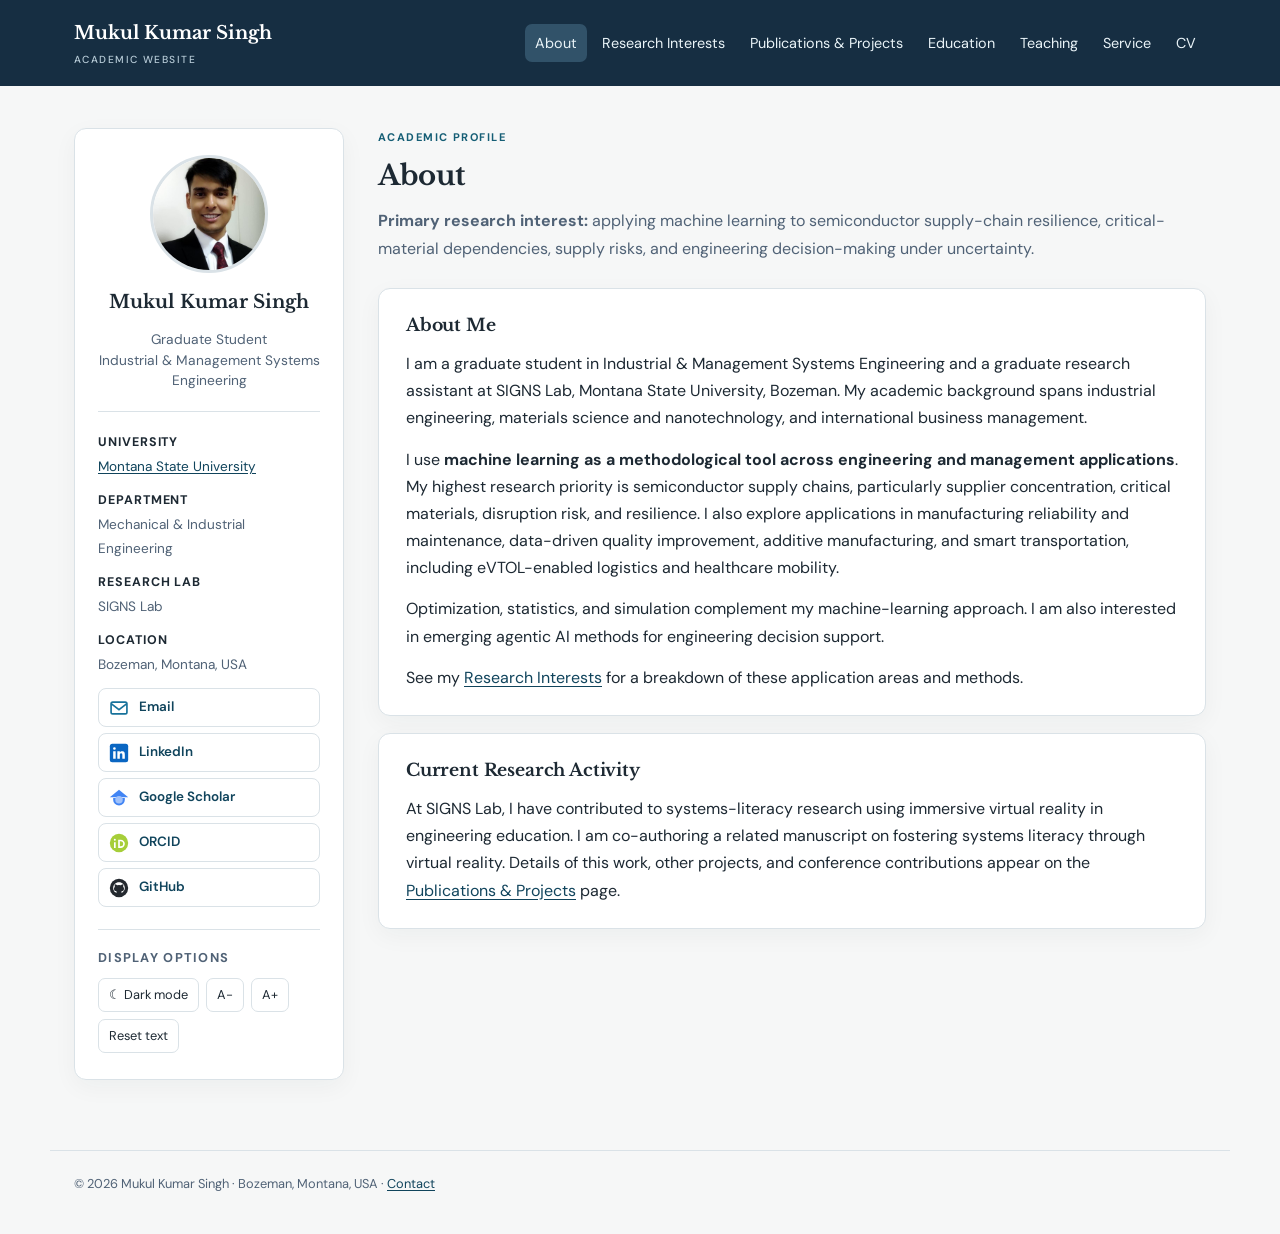
<file: index.html>
<!DOCTYPE html>
<html lang="en"><head><meta charset="utf-8"/><meta content="width=device-width, initial-scale=1" name="viewport"/><meta content="Mukul Kumar Singh: machine learning for semiconductor supply chain resilience, critical materials, and engineering decision-making." name="description"/><meta content="light dark" name="color-scheme"/><title>About | Mukul Kumar Singh</title><link href="style.css" rel="stylesheet"/><script>try{const t=localStorage.getItem('academic-theme');if(t==='dark'||t==='light')document.documentElement.dataset.theme=t}catch(e){}</script><script defer="" src="site.js"></script></head><body><a class="skip" href="#main">Skip to main content</a><header class="site-head"><div class="head-in"><a class="brand" href="index.html">Mukul Kumar Singh<small>Academic Website</small></a><nav aria-label="Main navigation" class="top-nav"><a aria-current="page" href="index.html">About</a><a href="research.html">Research Interests</a><a href="publications.html">Publications &amp; Projects</a><a href="education.html">Education</a><a href="teaching.html">Teaching</a><a href="service.html">Service</a><a href="cv.html">CV</a></nav></div></header><div class="layout"><aside aria-label="Profile and accessibility settings" class="profile"><img alt="Portrait of Mukul Kumar Singh" class="avatar" onerror="this.style.display='none';document.getElementById('avatar-fallback').style.display='grid'" src="profile.jpg"/><div aria-hidden="true" class="avatar-fallback" id="avatar-fallback">MS</div><h2>Mukul Kumar Singh</h2><p class="role">Graduate Student<br/>Industrial &amp; Management Systems Engineering</p><hr class="side-divider"/><p class="fact"><strong>University</strong><a href="https://www.montana.edu/">Montana State University</a></p><p class="fact"><strong>Department</strong>Mechanical &amp; Industrial Engineering</p><p class="fact"><strong>Research lab</strong>SIGNS Lab</p><p class="fact"><strong>Location</strong>Bozeman, Montana, USA</p><ul aria-label="Contact and research profiles" class="profile-links"><li><a href="mailto:mukulnoida@gmail.com"><img alt="" aria-hidden="true" height="20" src="icons/mail.svg" width="20"/><span>Email</span></a></li><li><a href="https://www.linkedin.com/in/mukulnoida/" rel="noopener noreferrer" target="_blank"><img alt="" aria-hidden="true" height="20" src="icons/linkedin.svg" width="20"/><span>LinkedIn</span></a></li><li><a href="https://scholar.google.com/citations?user=1E6UcasAAAAJ" rel="noopener noreferrer" target="_blank"><img alt="" aria-hidden="true" height="20" src="icons/googlescholar.svg" width="20"/><span>Google Scholar</span></a></li><li><a href="https://orcid.org/0009-0001-5948-5191" rel="noopener noreferrer" target="_blank"><img alt="" aria-hidden="true" height="20" src="icons/orcid.svg" width="20"/><span>ORCID</span></a></li><li><a href="https://github.com/mukulnoida" rel="noopener noreferrer" target="_blank"><img alt="" aria-hidden="true" height="20" src="icons/github.svg" width="20"/><span>GitHub</span></a></li></ul><div aria-label="Display preferences" class="accessibility"><h3>Display options</h3><div class="controls"><button id="theme-toggle" type="button">☾ Dark mode</button><button aria-label="Decrease text size" id="text-minus" type="button">A−</button><button aria-label="Increase text size" id="text-plus" type="button">A+</button><button id="text-reset" type="button">Reset text</button></div></div></aside><main id="main" tabindex="-1">
<p class="eyebrow">Academic profile</p><h1 class="page-title">About</h1>
<p class="lead"><strong>Primary research interest: </strong>applying machine learning to semiconductor supply-chain resilience, critical-material dependencies, supply risks, and engineering decision-making under uncertainty.</p>
<section aria-labelledby="about-title" class="panel"><h2 id="about-title">About Me</h2>
<p>I am a graduate student in Industrial &amp; Management Systems Engineering and a graduate research assistant at SIGNS Lab, Montana State University, Bozeman. My academic background spans industrial engineering, materials science and nanotechnology, and international business management.</p>
<p>I use <strong>machine learning as a methodological tool across engineering and management applications</strong>. My highest research priority is semiconductor supply chains, particularly supplier concentration, critical materials, disruption risk, and resilience. I also explore applications in manufacturing reliability and maintenance, data-driven quality improvement, additive manufacturing, and smart transportation, including eVTOL-enabled logistics and healthcare mobility.</p>
<p>Optimization, statistics, and simulation complement my machine-learning approach. I am also interested in emerging agentic AI methods for engineering decision support.</p>
<p>See my <a href="research.html">Research Interests</a> for a breakdown of these application areas and methods.</p></section>
<section aria-labelledby="current-work" class="panel"><h2 id="current-work">Current Research Activity</h2>
<p>At SIGNS Lab, I have contributed to systems-literacy research using immersive virtual reality in engineering education. I am co-authoring a related manuscript on fostering systems literacy through virtual reality. Details of this work, other projects, and conference contributions appear on the <a href="publications.html">Publications &amp; Projects</a> page.</p></section>
</main></div><footer><p>© 2026 Mukul Kumar Singh · Bozeman, Montana, USA · <a href="mailto:mukulnoida@gmail.com">Contact</a></p></footer></body></html>
</file>
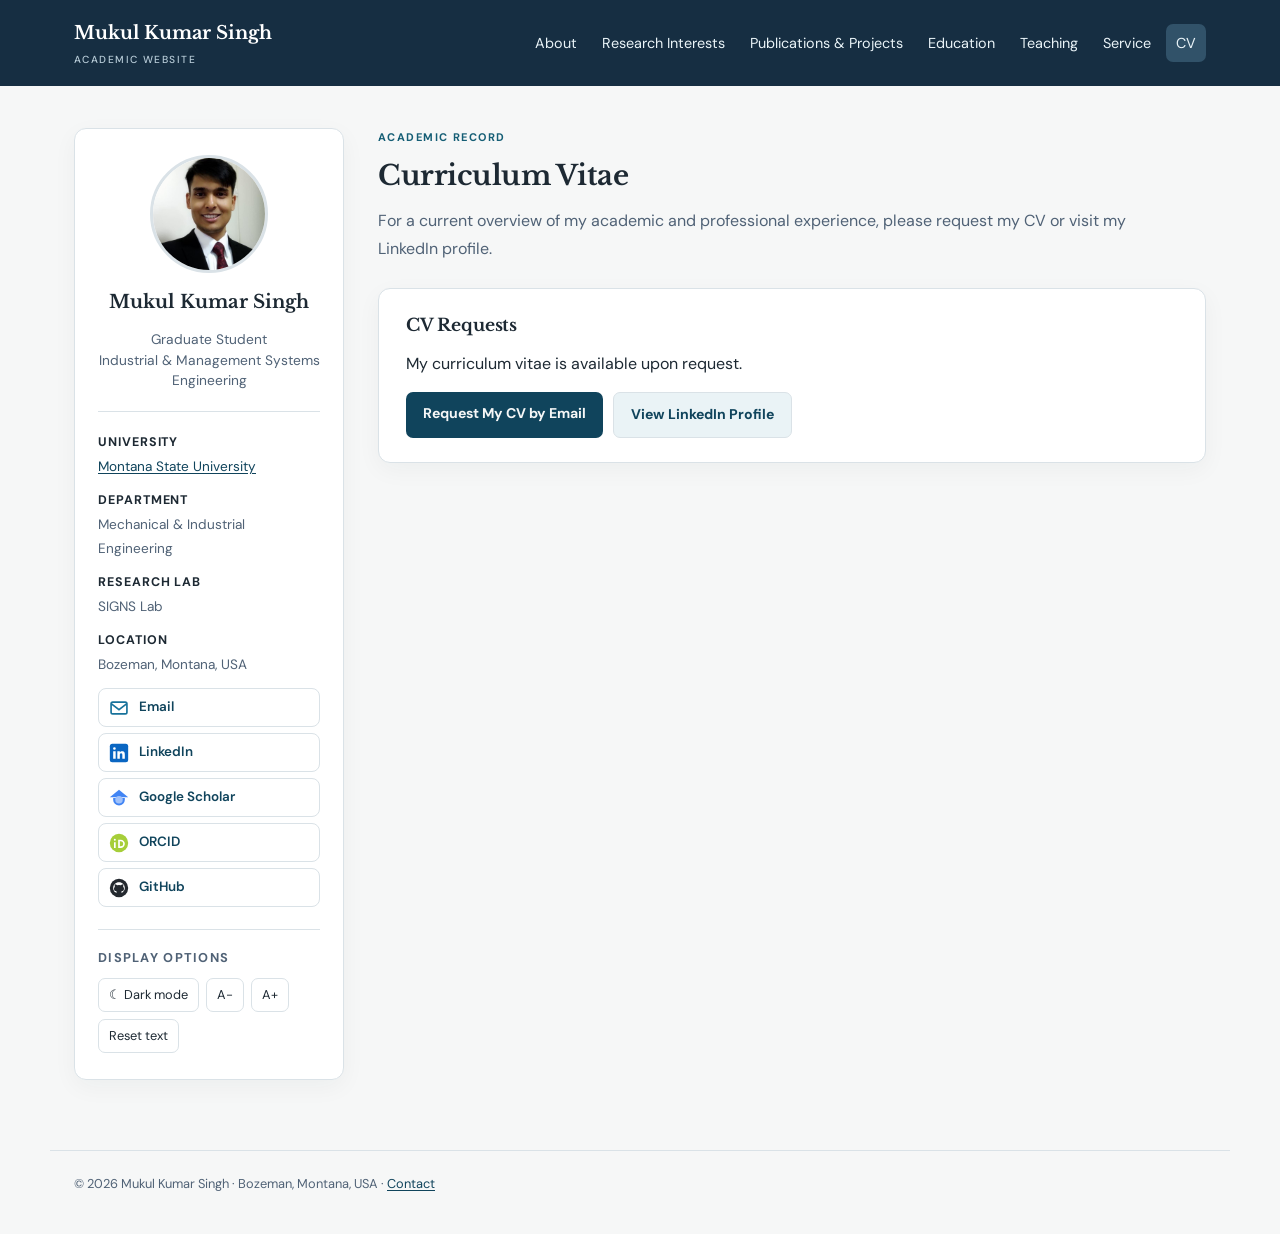
<file: cv.html>
<!DOCTYPE html>
<html lang="en"><head><meta charset="utf-8"/><meta content="width=device-width, initial-scale=1" name="viewport"/><meta content="Academic curriculum vitae and contact details" name="description"/><meta content="light dark" name="color-scheme"/><title>Curriculum Vitae | Mukul Kumar Singh</title><link href="style.css" rel="stylesheet"/><script>try{const t=localStorage.getItem('academic-theme');if(t==='dark'||t==='light')document.documentElement.dataset.theme=t}catch(e){}</script><script defer="" src="site.js"></script></head><body><a class="skip" href="#main">Skip to main content</a><header class="site-head"><div class="head-in"><a class="brand" href="index.html">Mukul Kumar Singh<small>Academic Website</small></a><nav aria-label="Main navigation" class="top-nav"><a href="index.html">About</a><a href="research.html">Research Interests</a><a href="publications.html">Publications &amp; Projects</a><a href="education.html">Education</a><a href="teaching.html">Teaching</a><a href="service.html">Service</a><a aria-current="page" href="cv.html">CV</a></nav></div></header><div class="layout"><aside aria-label="Profile and accessibility settings" class="profile"><img alt="Portrait of Mukul Kumar Singh" class="avatar" onerror="this.style.display='none';document.getElementById('avatar-fallback').style.display='grid'" src="profile.jpg"/><div aria-hidden="true" class="avatar-fallback" id="avatar-fallback">MS</div><h2>Mukul Kumar Singh</h2><p class="role">Graduate Student<br/>Industrial &amp; Management Systems Engineering</p><hr class="side-divider"/><p class="fact"><strong>University</strong><a href="https://www.montana.edu/">Montana State University</a></p><p class="fact"><strong>Department</strong>Mechanical &amp; Industrial Engineering</p><p class="fact"><strong>Research lab</strong>SIGNS Lab</p><p class="fact"><strong>Location</strong>Bozeman, Montana, USA</p><ul aria-label="Contact and research profiles" class="profile-links"><li><a href="mailto:mukulnoida@gmail.com"><img alt="" aria-hidden="true" height="20" src="icons/mail.svg" width="20"/><span>Email</span></a></li><li><a href="https://www.linkedin.com/in/mukulnoida/" rel="noopener noreferrer" target="_blank"><img alt="" aria-hidden="true" height="20" src="icons/linkedin.svg" width="20"/><span>LinkedIn</span></a></li><li><a href="https://scholar.google.com/citations?user=1E6UcasAAAAJ" rel="noopener noreferrer" target="_blank"><img alt="" aria-hidden="true" height="20" src="icons/googlescholar.svg" width="20"/><span>Google Scholar</span></a></li><li><a href="https://orcid.org/0009-0001-5948-5191" rel="noopener noreferrer" target="_blank"><img alt="" aria-hidden="true" height="20" src="icons/orcid.svg" width="20"/><span>ORCID</span></a></li><li><a href="https://github.com/mukulnoida" rel="noopener noreferrer" target="_blank"><img alt="" aria-hidden="true" height="20" src="icons/github.svg" width="20"/><span>GitHub</span></a></li></ul><div aria-label="Display preferences" class="accessibility"><h3>Display options</h3><div class="controls"><button id="theme-toggle" type="button">☾ Dark mode</button><button aria-label="Decrease text size" id="text-minus" type="button">A−</button><button aria-label="Increase text size" id="text-plus" type="button">A+</button><button id="text-reset" type="button">Reset text</button></div></div></aside><main id="main" tabindex="-1"><p class="eyebrow">Academic record</p><h1 class="page-title">Curriculum Vitae</h1><p class="lead">For a current overview of my academic and professional experience, please request my CV or visit my LinkedIn profile.</p><section class="panel"><h2>CV Requests</h2><p>My curriculum vitae is available upon request.</p><div class="cv-actions"><a class="action" href="mailto:mukulnoida@gmail.com?subject=Request%20for%20Curriculum%20Vitae">Request My CV by Email</a><a class="action secondary" href="https://www.linkedin.com/in/mukulnoida/" rel="noopener noreferrer" target="_blank">View LinkedIn Profile</a></div></section></main></div><footer><p>© 2026 Mukul Kumar Singh · Bozeman, Montana, USA · <a href="mailto:mukulnoida@gmail.com">Contact</a></p></footer></body></html>
</file>
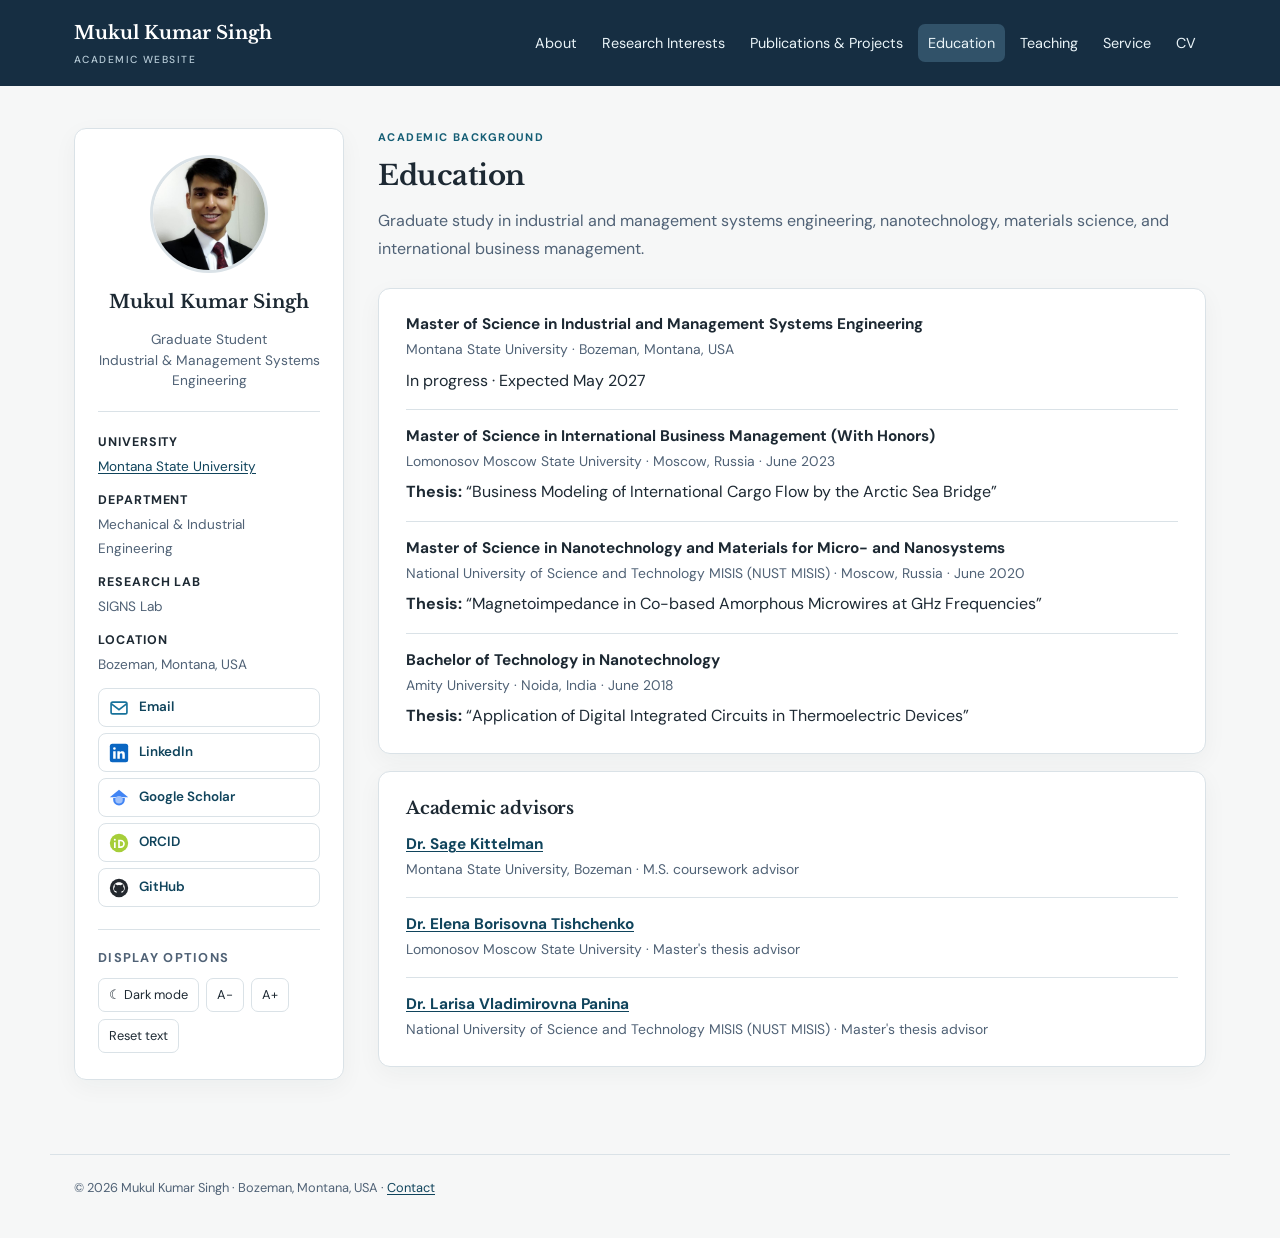
<file: education.html>
<!DOCTYPE html>
<html lang="en"><head><meta charset="utf-8"/><meta content="width=device-width, initial-scale=1" name="viewport"/><meta content="Education and academic qualifications of Mukul Kumar Singh" name="description"/><meta content="light dark" name="color-scheme"/><title>Education | Mukul Kumar Singh</title><link href="style.css" rel="stylesheet"/><script>try{const t=localStorage.getItem('academic-theme');if(t==='dark'||t==='light')document.documentElement.dataset.theme=t}catch(e){}</script><script defer="" src="site.js"></script></head><body><a class="skip" href="#main">Skip to main content</a><header class="site-head"><div class="head-in"><a class="brand" href="index.html">Mukul Kumar Singh<small>Academic Website</small></a><nav aria-label="Main navigation" class="top-nav"><a href="index.html">About</a><a href="research.html">Research Interests</a><a href="publications.html">Publications &amp; Projects</a><a aria-current="page" href="education.html">Education</a><a href="teaching.html">Teaching</a><a href="service.html">Service</a><a href="cv.html">CV</a></nav></div></header><div class="layout"><aside aria-label="Profile and accessibility settings" class="profile"><img alt="Portrait of Mukul Kumar Singh" class="avatar" onerror="this.style.display='none';document.getElementById('avatar-fallback').style.display='grid'" src="profile.jpg"/><div aria-hidden="true" class="avatar-fallback" id="avatar-fallback">MS</div><h2>Mukul Kumar Singh</h2><p class="role">Graduate Student<br/>Industrial &amp; Management Systems Engineering</p><hr class="side-divider"/><p class="fact"><strong>University</strong><a href="https://www.montana.edu/">Montana State University</a></p><p class="fact"><strong>Department</strong>Mechanical &amp; Industrial Engineering</p><p class="fact"><strong>Research lab</strong>SIGNS Lab</p><p class="fact"><strong>Location</strong>Bozeman, Montana, USA</p><ul aria-label="Contact and research profiles" class="profile-links"><li><a href="mailto:mukulnoida@gmail.com"><img alt="" aria-hidden="true" height="20" src="icons/mail.svg" width="20"/><span>Email</span></a></li><li><a href="https://www.linkedin.com/in/mukulnoida/" rel="noopener noreferrer" target="_blank"><img alt="" aria-hidden="true" height="20" src="icons/linkedin.svg" width="20"/><span>LinkedIn</span></a></li><li><a href="https://scholar.google.com/citations?user=1E6UcasAAAAJ" rel="noopener noreferrer" target="_blank"><img alt="" aria-hidden="true" height="20" src="icons/googlescholar.svg" width="20"/><span>Google Scholar</span></a></li><li><a href="https://orcid.org/0009-0001-5948-5191" rel="noopener noreferrer" target="_blank"><img alt="" aria-hidden="true" height="20" src="icons/orcid.svg" width="20"/><span>ORCID</span></a></li><li><a href="https://github.com/mukulnoida" rel="noopener noreferrer" target="_blank"><img alt="" aria-hidden="true" height="20" src="icons/github.svg" width="20"/><span>GitHub</span></a></li></ul><div aria-label="Display preferences" class="accessibility"><h3>Display options</h3><div class="controls"><button id="theme-toggle" type="button">☾ Dark mode</button><button aria-label="Decrease text size" id="text-minus" type="button">A−</button><button aria-label="Increase text size" id="text-plus" type="button">A+</button><button id="text-reset" type="button">Reset text</button></div></div></aside><main id="main" tabindex="-1"><p class="eyebrow">Academic background</p><h1 class="page-title">Education</h1><p class="lead">Graduate study in industrial and management systems engineering, nanotechnology, materials science, and international business management.</p>
<section aria-label="Degrees and theses" class="panel">
<div class="item"><h3>Master of Science in Industrial and Management Systems Engineering</h3><p class="meta">Montana State University · Bozeman, Montana, USA</p><p>In progress · Expected May 2027</p></div>
<div class="item"><h3>Master of Science in International Business Management (With Honors)</h3><p class="meta">Lomonosov Moscow State University · Moscow, Russia · June 2023</p><p><strong>Thesis:</strong> “Business Modeling of International Cargo Flow by the Arctic Sea Bridge”</p></div>
<div class="item"><h3>Master of Science in Nanotechnology and Materials for Micro- and Nanosystems</h3><p class="meta">National University of Science and Technology MISIS (NUST MISIS) · Moscow, Russia · June 2020</p><p><strong>Thesis:</strong> “Magnetoimpedance in Co-based Amorphous Microwires at GHz Frequencies”</p></div>
<div class="item"><h3>Bachelor of Technology in Nanotechnology</h3><p class="meta">Amity University · Noida, India · June 2018</p><p><strong>Thesis:</strong> “Application of Digital Integrated Circuits in Thermoelectric Devices”</p></div></section>
<section aria-labelledby="advisors-heading" class="panel"><h2 id="advisors-heading">Academic advisors</h2>
<div class="item"><h3><a href="https://www.montana.edu/mie/directory/2287995/sage-kittelman" rel="noopener noreferrer" target="_blank">Dr. Sage Kittelman</a></h3><p class="meta">Montana State University, Bozeman · M.S. coursework advisor</p></div>
<div class="item"><h3><a href="https://www.econ.msu.ru/departments/BRICS-center/Staff/E.B.Tishchenko/" rel="noopener noreferrer" target="_blank">Dr. Elena Borisovna Tishchenko</a></h3><p class="meta">Lomonosov Moscow State University · Master's thesis advisor</p></div>
<div class="item"><h3><a href="https://en.misis.ru/science/community/scientists/4595/" rel="noopener noreferrer" target="_blank">Dr. Larisa Vladimirovna Panina</a></h3><p class="meta">National University of Science and Technology MISIS (NUST MISIS) · Master's thesis advisor</p></div></section></main></div><footer><p>© 2026 Mukul Kumar Singh · Bozeman, Montana, USA · <a href="mailto:mukulnoida@gmail.com">Contact</a></p></footer></body></html>
</file>
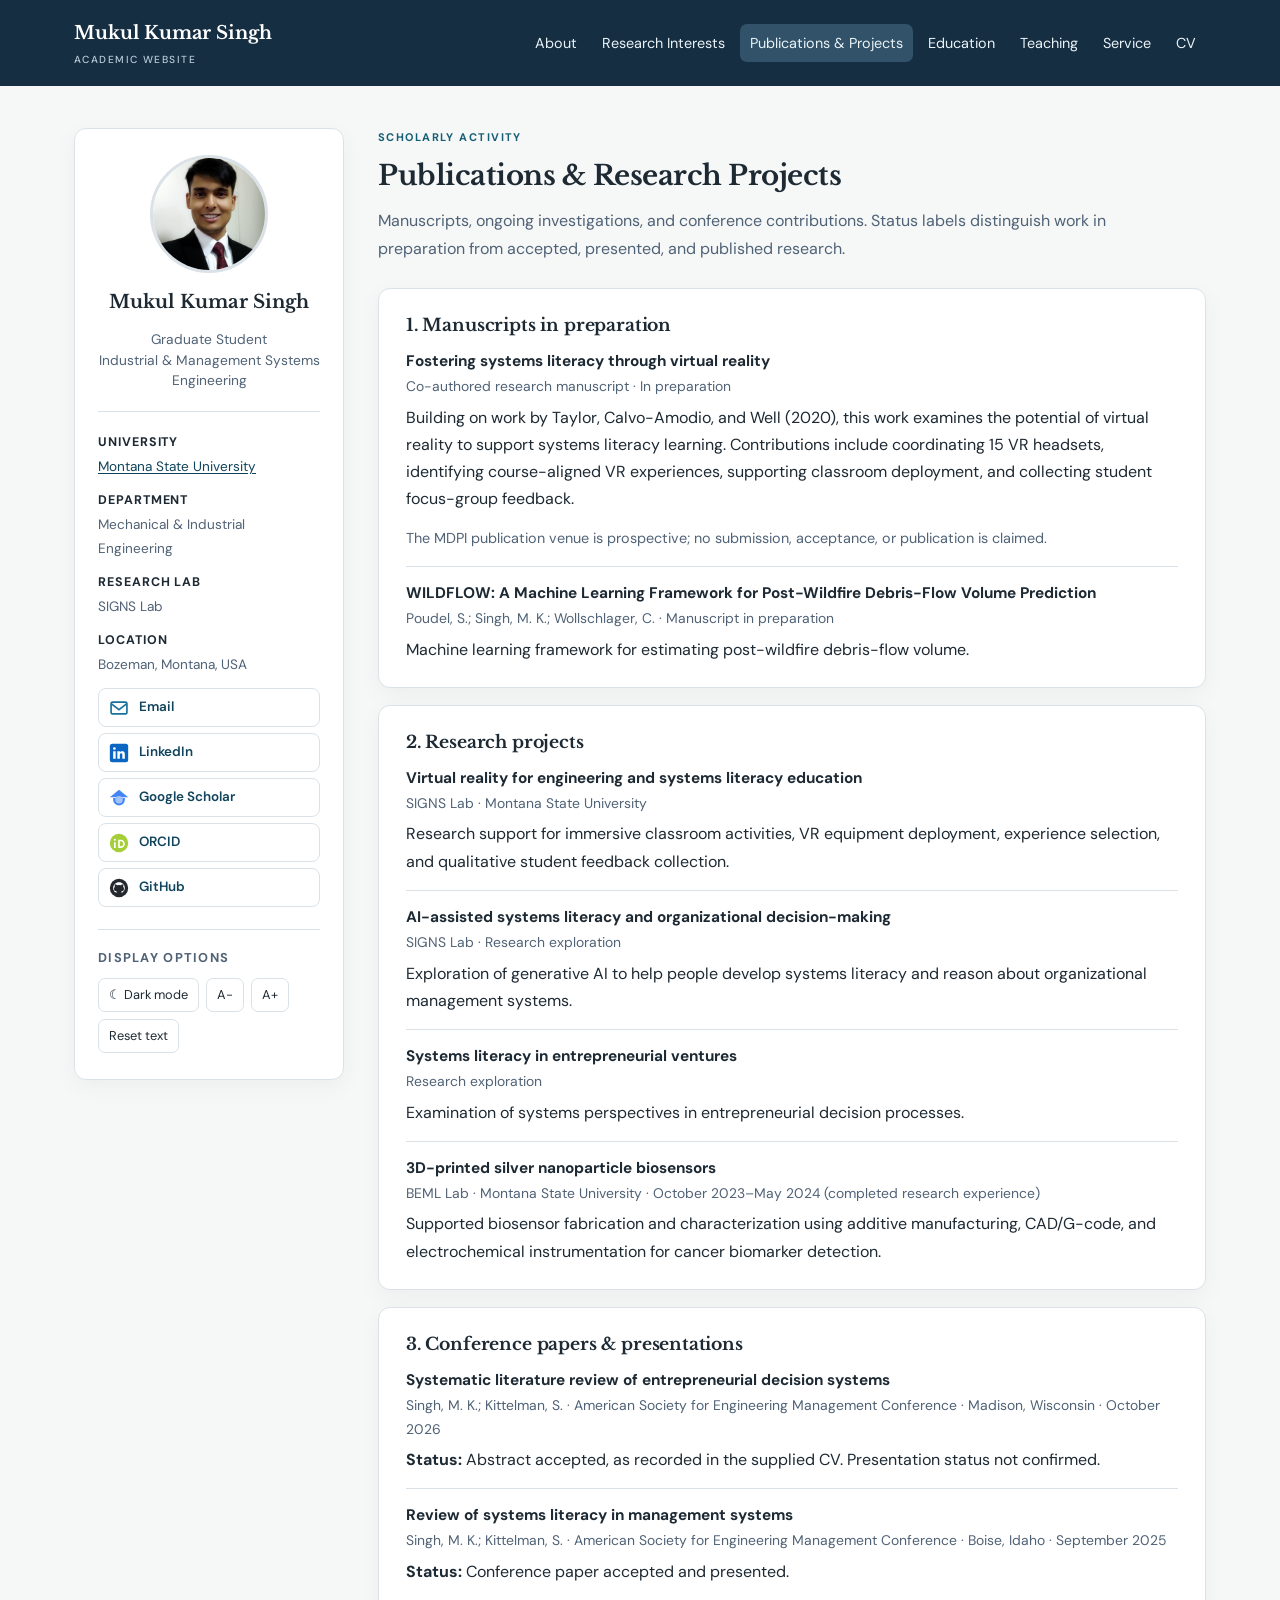
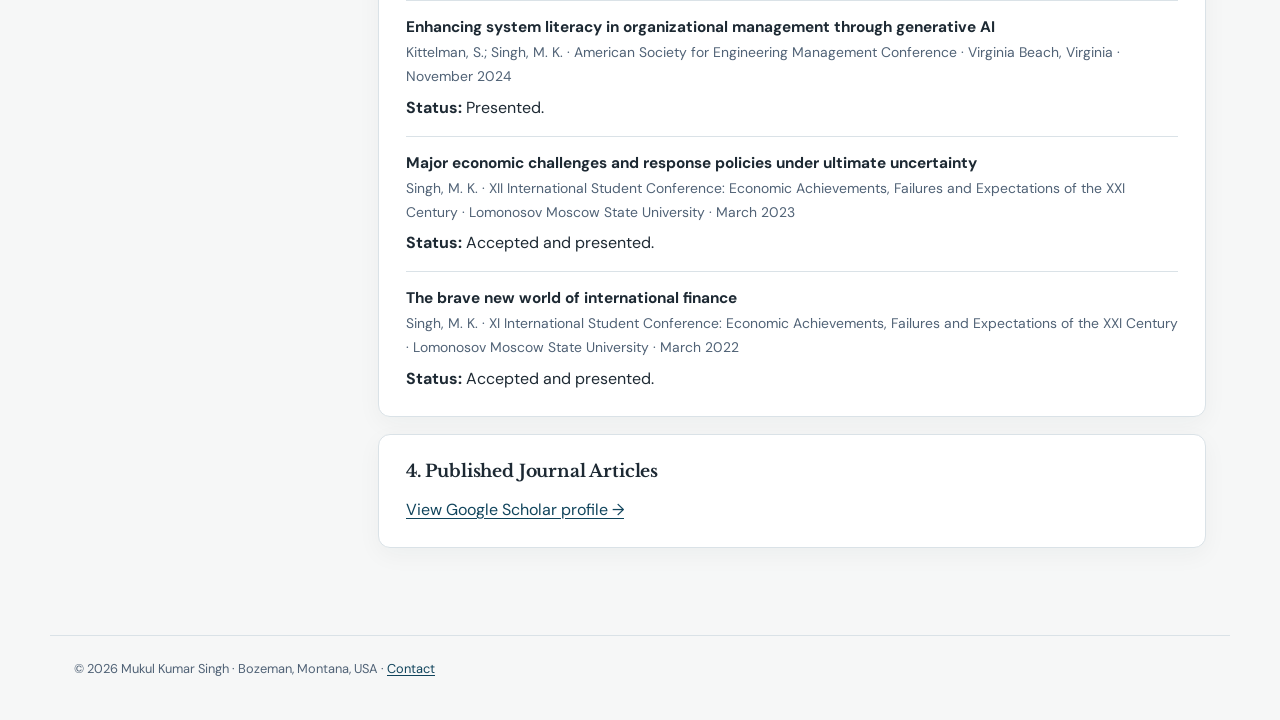
<file: publications.html>
<!DOCTYPE html>
<html lang="en"><head><meta charset="utf-8"/><meta content="width=device-width, initial-scale=1" name="viewport"/><meta content="Research manuscripts, ongoing projects, conference contributions and published journal articles by Mukul Kumar Singh." name="description"/><meta content="light dark" name="color-scheme"/><title>Publications &amp; Projects | Mukul Kumar Singh</title><link href="style.css" rel="stylesheet"/><script>try{const t=localStorage.getItem('academic-theme');if(t==='dark'||t==='light')document.documentElement.dataset.theme=t}catch(e){}</script><script defer="" src="site.js"></script></head><body><a class="skip" href="#main">Skip to main content</a><header class="site-head"><div class="head-in"><a class="brand" href="index.html">Mukul Kumar Singh<small>Academic Website</small></a><nav aria-label="Main navigation" class="top-nav"><a href="index.html">About</a><a href="research.html">Research Interests</a><a aria-current="page" href="publications.html">Publications &amp; Projects</a><a href="education.html">Education</a><a href="teaching.html">Teaching</a><a href="service.html">Service</a><a href="cv.html">CV</a></nav></div></header><div class="layout"><aside aria-label="Profile and accessibility settings" class="profile"><img alt="Portrait of Mukul Kumar Singh" class="avatar" onerror="this.style.display='none';document.getElementById('avatar-fallback').style.display='grid'" src="profile.jpg"/><div aria-hidden="true" class="avatar-fallback" id="avatar-fallback">MS</div><h2>Mukul Kumar Singh</h2><p class="role">Graduate Student<br/>Industrial &amp; Management Systems Engineering</p><hr class="side-divider"/><p class="fact"><strong>University</strong><a href="https://www.montana.edu/">Montana State University</a></p><p class="fact"><strong>Department</strong>Mechanical &amp; Industrial Engineering</p><p class="fact"><strong>Research lab</strong>SIGNS Lab</p><p class="fact"><strong>Location</strong>Bozeman, Montana, USA</p><ul aria-label="Contact and research profiles" class="profile-links"><li><a href="mailto:mukulnoida@gmail.com"><img alt="" aria-hidden="true" height="20" src="icons/mail.svg" width="20"/><span>Email</span></a></li><li><a href="https://www.linkedin.com/in/mukulnoida/" rel="noopener noreferrer" target="_blank"><img alt="" aria-hidden="true" height="20" src="icons/linkedin.svg" width="20"/><span>LinkedIn</span></a></li><li><a href="https://scholar.google.com/citations?user=1E6UcasAAAAJ" rel="noopener noreferrer" target="_blank"><img alt="" aria-hidden="true" height="20" src="icons/googlescholar.svg" width="20"/><span>Google Scholar</span></a></li><li><a href="https://orcid.org/0009-0001-5948-5191" rel="noopener noreferrer" target="_blank"><img alt="" aria-hidden="true" height="20" src="icons/orcid.svg" width="20"/><span>ORCID</span></a></li><li><a href="https://github.com/mukulnoida" rel="noopener noreferrer" target="_blank"><img alt="" aria-hidden="true" height="20" src="icons/github.svg" width="20"/><span>GitHub</span></a></li></ul><div aria-label="Display preferences" class="accessibility"><h3>Display options</h3><div class="controls"><button id="theme-toggle" type="button">☾ Dark mode</button><button aria-label="Decrease text size" id="text-minus" type="button">A−</button><button aria-label="Increase text size" id="text-plus" type="button">A+</button><button id="text-reset" type="button">Reset text</button></div></div></aside><main id="main" tabindex="-1"><p class="eyebrow">Scholarly activity</p>
<h1 class="page-title">Publications &amp; Research Projects</h1>
<p class="lead">Manuscripts, ongoing investigations, and conference contributions. Status labels distinguish work in preparation from accepted, presented, and published research.</p>
<section aria-labelledby="manuscripts" class="panel"><h2 id="manuscripts">1. Manuscripts in preparation</h2>
<div class="item"><h3>Fostering systems literacy through virtual reality</h3><p class="meta">Co-authored research manuscript · In preparation</p><p>Building on work by Taylor, Calvo-Amodio, and Well (2020), this work examines the potential of virtual reality to support systems literacy learning. Contributions include coordinating 15 VR headsets, identifying course-aligned VR experiences, supporting classroom deployment, and collecting student focus-group feedback.</p><p class="note">The MDPI publication venue is prospective; no submission, acceptance, or publication is claimed.</p></div>
<div class="item"><h3>WILDFLOW: A Machine Learning Framework for Post-Wildfire Debris-Flow Volume Prediction</h3><p class="meta">Poudel, S.; Singh, M. K.; Wollschlager, C. · Manuscript in preparation</p><p>Machine learning framework for estimating post-wildfire debris-flow volume.</p></div></section>
<section aria-labelledby="projects" class="panel"><h2 id="projects">2. Research projects</h2>
<div class="item"><h3>Virtual reality for engineering and systems literacy education</h3><p class="meta">SIGNS Lab · Montana State University</p><p>Research support for immersive classroom activities, VR equipment deployment, experience selection, and qualitative student feedback collection.</p></div>
<div class="item"><h3>AI-assisted systems literacy and organizational decision-making</h3><p class="meta">SIGNS Lab · Research exploration</p><p>Exploration of generative AI to help people develop systems literacy and reason about organizational management systems.</p></div>
<div class="item"><h3>Systems literacy in entrepreneurial ventures</h3><p class="meta">Research exploration</p><p>Examination of systems perspectives in entrepreneurial decision processes.</p></div>
<div class="item"><h3>3D-printed silver nanoparticle biosensors</h3><p class="meta">BEML Lab · Montana State University · October 2023–May 2024 (completed research experience)</p><p>Supported biosensor fabrication and characterization using additive manufacturing, CAD/G-code, and electrochemical instrumentation for cancer biomarker detection.</p></div></section>
<section aria-labelledby="conferences" class="panel"><h2 id="conferences">3. Conference papers &amp; presentations</h2>
<div class="item"><h3>Systematic literature review of entrepreneurial decision systems</h3><p class="meta">Singh, M. K.; Kittelman, S. · American Society for Engineering Management Conference · Madison, Wisconsin · October 2026</p><p><strong>Status:</strong> Abstract accepted, as recorded in the supplied CV. Presentation status not confirmed.</p></div>
<div class="item"><h3>Review of systems literacy in management systems</h3><p class="meta">Singh, M. K.; Kittelman, S. · American Society for Engineering Management Conference · Boise, Idaho · September 2025</p><p><strong>Status:</strong> Conference paper accepted and presented.</p></div>
<div class="item"><h3>Enhancing system literacy in organizational management through generative AI</h3><p class="meta">Kittelman, S.; Singh, M. K. · American Society for Engineering Management Conference · Virginia Beach, Virginia · November 2024</p><p><strong>Status:</strong> Presented.</p></div>
<div class="item"><h3>Major economic challenges and response policies under ultimate uncertainty</h3><p class="meta">Singh, M. K. · XII International Student Conference: Economic Achievements, Failures and Expectations of the XXI Century · Lomonosov Moscow State University · March 2023</p><p><strong>Status:</strong> Accepted and presented.</p></div>
<div class="item"><h3>The brave new world of international finance</h3><p class="meta">Singh, M. K. · XI International Student Conference: Economic Achievements, Failures and Expectations of the XXI Century · Lomonosov Moscow State University · March 2022</p><p><strong>Status:</strong> Accepted and presented.</p></div></section>
<section aria-labelledby="journals" class="panel"><h2 id="journals">4. Published Journal Articles</h2><p><a href="https://scholar.google.com/citations?user=1E6UcasAAAAJ" rel="noopener noreferrer" target="_blank">View Google Scholar profile →</a></p></section>
</main></div><footer><p>© 2026 Mukul Kumar Singh · Bozeman, Montana, USA · <a href="mailto:mukulnoida@gmail.com">Contact</a></p></footer></body></html>
</file>
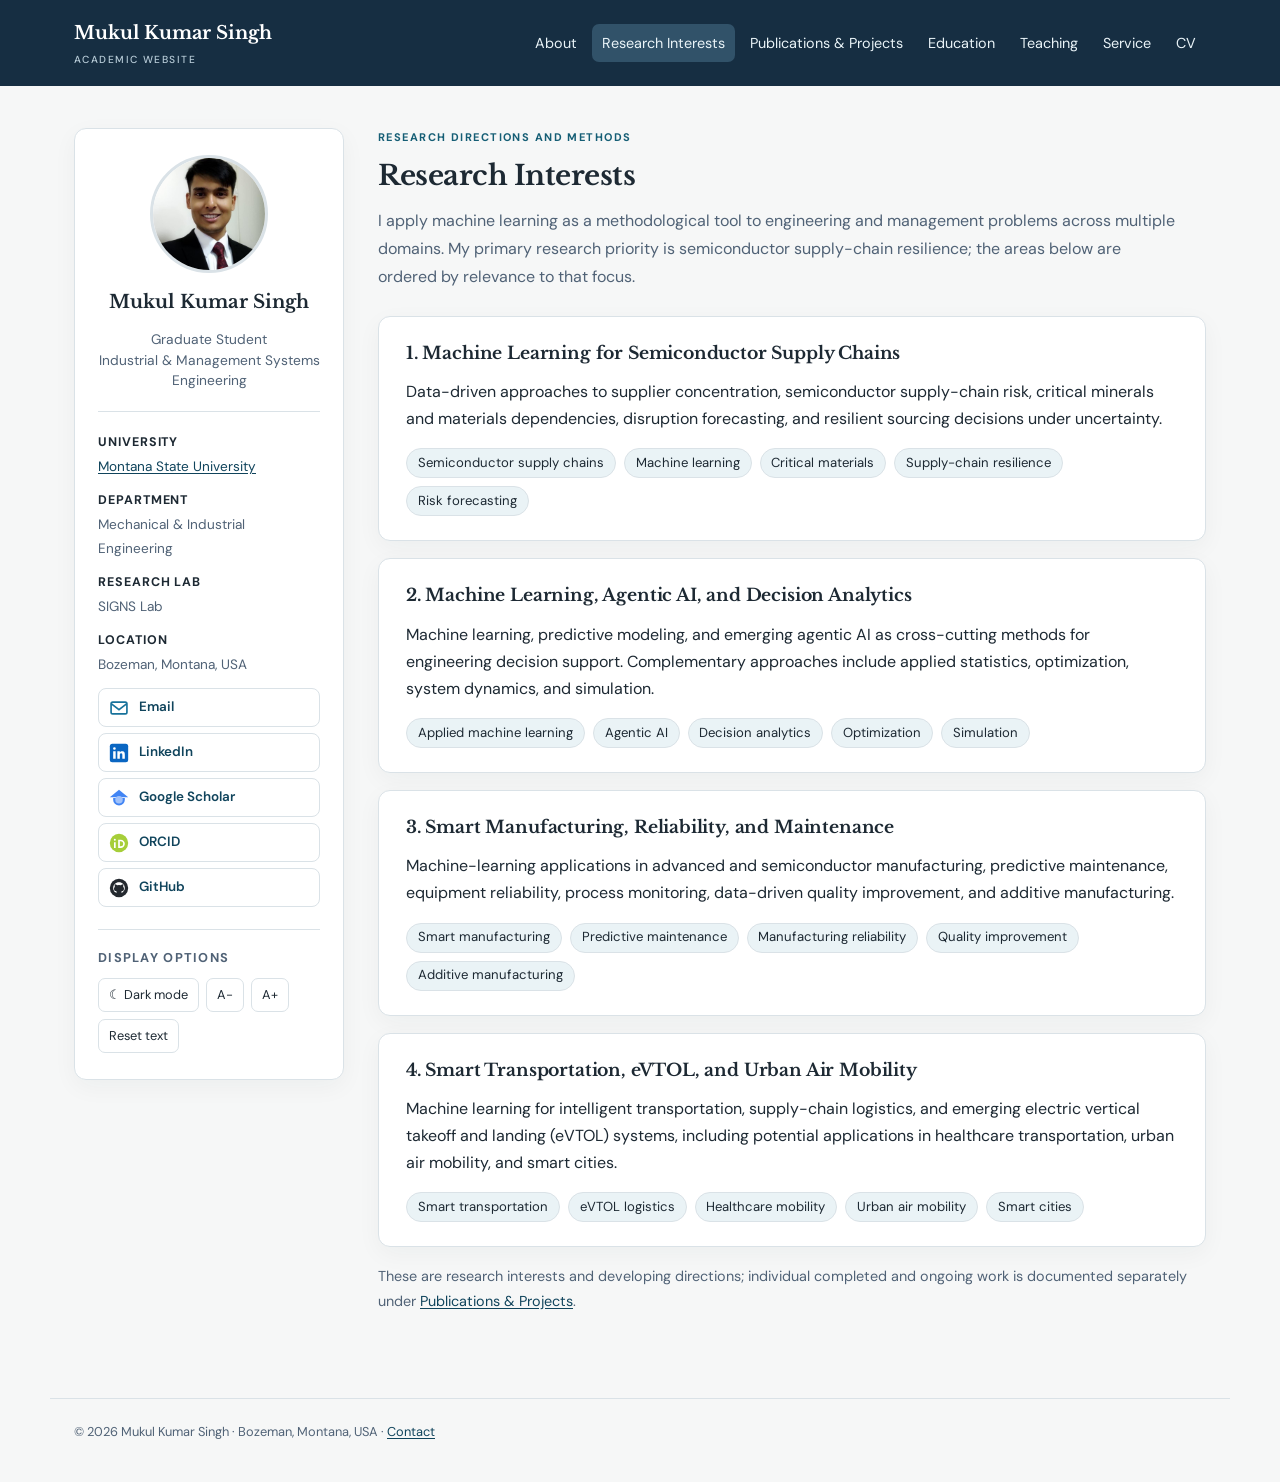
<file: research.html>
<!DOCTYPE html>
<html lang="en"><head><meta charset="utf-8"/><meta content="width=device-width, initial-scale=1" name="viewport"/><meta content="Research interests prioritized around machine learning for semiconductor supply chain resilience, followed by AI analytics, manufacturing, and intelligent transportation." name="description"/><meta content="light dark" name="color-scheme"/><title>Research Interests | Mukul Kumar Singh</title><link href="style.css" rel="stylesheet"/><script>try{const t=localStorage.getItem('academic-theme');if(t==='dark'||t==='light')document.documentElement.dataset.theme=t}catch(e){}</script><script defer="" src="site.js"></script></head><body><a class="skip" href="#main">Skip to main content</a><header class="site-head"><div class="head-in"><a class="brand" href="index.html">Mukul Kumar Singh<small>Academic Website</small></a><nav aria-label="Main navigation" class="top-nav"><a href="index.html">About</a><a aria-current="page" href="research.html">Research Interests</a><a aria-current="false" href="publications.html">Publications &amp; Projects</a><a href="education.html">Education</a><a href="teaching.html">Teaching</a><a href="service.html">Service</a><a href="cv.html">CV</a></nav></div></header><div class="layout"><aside aria-label="Profile and accessibility settings" class="profile"><img alt="Portrait of Mukul Kumar Singh" class="avatar" onerror="this.style.display='none';document.getElementById('avatar-fallback').style.display='grid'" src="profile.jpg"/><div aria-hidden="true" class="avatar-fallback" id="avatar-fallback">MS</div><h2>Mukul Kumar Singh</h2><p class="role">Graduate Student<br/>Industrial &amp; Management Systems Engineering</p><hr class="side-divider"/><p class="fact"><strong>University</strong><a href="https://www.montana.edu/">Montana State University</a></p><p class="fact"><strong>Department</strong>Mechanical &amp; Industrial Engineering</p><p class="fact"><strong>Research lab</strong>SIGNS Lab</p><p class="fact"><strong>Location</strong>Bozeman, Montana, USA</p><ul aria-label="Contact and research profiles" class="profile-links"><li><a href="mailto:mukulnoida@gmail.com"><img alt="" aria-hidden="true" height="20" src="icons/mail.svg" width="20"/><span>Email</span></a></li><li><a href="https://www.linkedin.com/in/mukulnoida/" rel="noopener noreferrer" target="_blank"><img alt="" aria-hidden="true" height="20" src="icons/linkedin.svg" width="20"/><span>LinkedIn</span></a></li><li><a href="https://scholar.google.com/citations?user=1E6UcasAAAAJ" rel="noopener noreferrer" target="_blank"><img alt="" aria-hidden="true" height="20" src="icons/googlescholar.svg" width="20"/><span>Google Scholar</span></a></li><li><a href="https://orcid.org/0009-0001-5948-5191" rel="noopener noreferrer" target="_blank"><img alt="" aria-hidden="true" height="20" src="icons/orcid.svg" width="20"/><span>ORCID</span></a></li><li><a href="https://github.com/mukulnoida" rel="noopener noreferrer" target="_blank"><img alt="" aria-hidden="true" height="20" src="icons/github.svg" width="20"/><span>GitHub</span></a></li></ul><div aria-label="Display preferences" class="accessibility"><h3>Display options</h3><div class="controls"><button id="theme-toggle" type="button">☾ Dark mode</button><button aria-label="Decrease text size" id="text-minus" type="button">A−</button><button aria-label="Increase text size" id="text-plus" type="button">A+</button><button id="text-reset" type="button">Reset text</button></div></div></aside><main id="main" tabindex="-1">
<p class="eyebrow">Research directions and methods</p>
<h1 class="page-title">Research Interests</h1>
<p class="lead">I apply machine learning as a methodological tool to engineering and management problems across multiple domains. My primary research priority is semiconductor supply-chain resilience; the areas below are ordered by relevance to that focus.</p>
<section aria-labelledby="r1" class="panel"><h2 id="r1">1. Machine Learning for Semiconductor Supply Chains</h2>
<p>Data-driven approaches to supplier concentration, semiconductor supply-chain risk, critical minerals and materials dependencies, disruption forecasting, and resilient sourcing decisions under uncertainty.</p><div class="tags"><span>Semiconductor supply chains</span><span>Machine learning</span><span>Critical materials</span><span>Supply-chain resilience</span><span>Risk forecasting</span></div></section>
<section aria-labelledby="r2" class="panel"><h2 id="r2">2. Machine Learning, Agentic AI, and Decision Analytics</h2>
<p>Machine learning, predictive modeling, and emerging agentic AI as cross-cutting methods for engineering decision support. Complementary approaches include applied statistics, optimization, system dynamics, and simulation.</p><div class="tags"><span>Applied machine learning</span><span>Agentic AI</span><span>Decision analytics</span><span>Optimization</span><span>Simulation</span></div></section>
<section aria-labelledby="r3" class="panel"><h2 id="r3">3. Smart Manufacturing, Reliability, and Maintenance</h2>
<p>Machine-learning applications in advanced and semiconductor manufacturing, predictive maintenance, equipment reliability, process monitoring, data-driven quality improvement, and additive manufacturing.</p><div class="tags"><span>Smart manufacturing</span><span>Predictive maintenance</span><span>Manufacturing reliability</span><span>Quality improvement</span><span>Additive manufacturing</span></div></section>
<section aria-labelledby="r4" class="panel"><h2 id="r4">4. Smart Transportation, eVTOL, and Urban Air Mobility</h2>
<p>Machine learning for intelligent transportation, supply-chain logistics, and emerging electric vertical takeoff and landing (eVTOL) systems, including potential applications in healthcare transportation, urban air mobility, and smart cities.</p><div class="tags"><span>Smart transportation</span><span>eVTOL logistics</span><span>Healthcare mobility</span><span>Urban air mobility</span><span>Smart cities</span></div></section>
<p class="note">These are research interests and developing directions; individual completed and ongoing work is documented separately under <a href="publications.html">Publications &amp; Projects</a>.</p>
</main></div><footer><p>© 2026 Mukul Kumar Singh · Bozeman, Montana, USA · <a href="mailto:mukulnoida@gmail.com">Contact</a></p></footer></body></html>
</file>
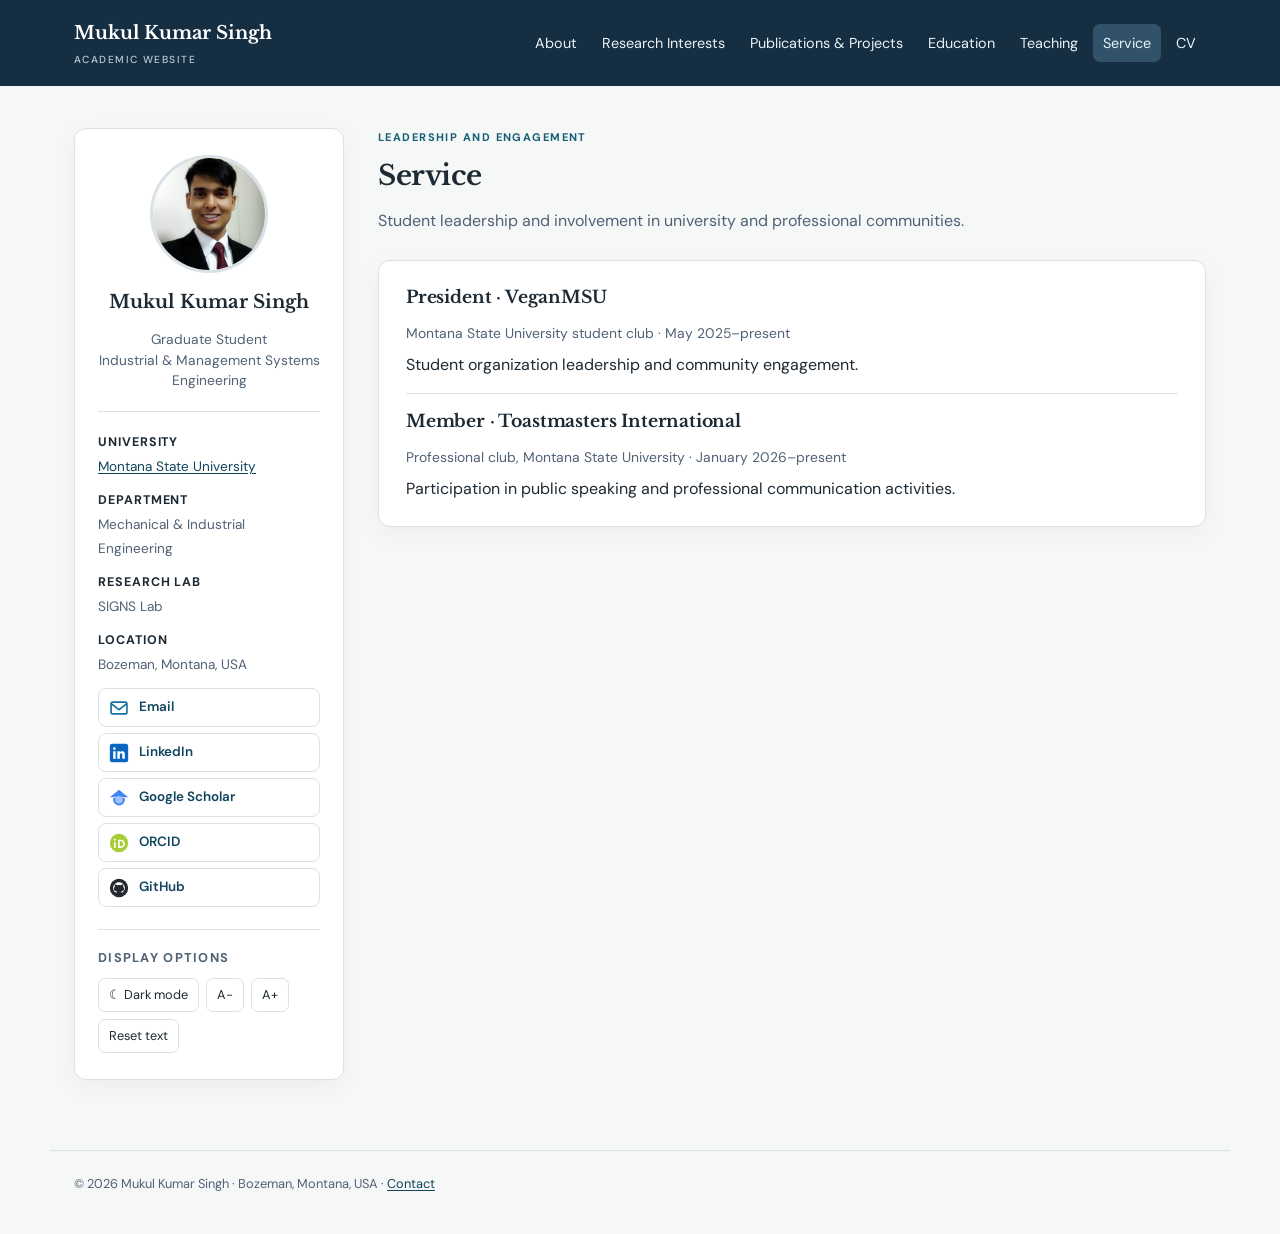
<file: service.html>
<!DOCTYPE html>
<html lang="en"><head><meta charset="utf-8"/><meta content="width=device-width, initial-scale=1" name="viewport"/><meta content="Academic and professional service profile" name="description"/><meta content="light dark" name="color-scheme"/><title>Service | Mukul Kumar Singh</title><link href="style.css" rel="stylesheet"/><script>try{const t=localStorage.getItem('academic-theme');if(t==='dark'||t==='light')document.documentElement.dataset.theme=t}catch(e){}</script><script defer="" src="site.js"></script></head><body><a class="skip" href="#main">Skip to main content</a><header class="site-head"><div class="head-in"><a class="brand" href="index.html">Mukul Kumar Singh<small>Academic Website</small></a><nav aria-label="Main navigation" class="top-nav"><a href="index.html">About</a><a href="research.html">Research Interests</a><a href="publications.html">Publications &amp; Projects</a><a href="education.html">Education</a><a href="teaching.html">Teaching</a><a aria-current="page" href="service.html">Service</a><a href="cv.html">CV</a></nav></div></header><div class="layout"><aside aria-label="Profile and accessibility settings" class="profile"><img alt="Portrait of Mukul Kumar Singh" class="avatar" onerror="this.style.display='none';document.getElementById('avatar-fallback').style.display='grid'" src="profile.jpg"/><div aria-hidden="true" class="avatar-fallback" id="avatar-fallback">MS</div><h2>Mukul Kumar Singh</h2><p class="role">Graduate Student<br/>Industrial &amp; Management Systems Engineering</p><hr class="side-divider"/><p class="fact"><strong>University</strong><a href="https://www.montana.edu/">Montana State University</a></p><p class="fact"><strong>Department</strong>Mechanical &amp; Industrial Engineering</p><p class="fact"><strong>Research lab</strong>SIGNS Lab</p><p class="fact"><strong>Location</strong>Bozeman, Montana, USA</p><ul aria-label="Contact and research profiles" class="profile-links"><li><a href="mailto:mukulnoida@gmail.com"><img alt="" aria-hidden="true" height="20" src="icons/mail.svg" width="20"/><span>Email</span></a></li><li><a href="https://www.linkedin.com/in/mukulnoida/" rel="noopener noreferrer" target="_blank"><img alt="" aria-hidden="true" height="20" src="icons/linkedin.svg" width="20"/><span>LinkedIn</span></a></li><li><a href="https://scholar.google.com/citations?user=1E6UcasAAAAJ" rel="noopener noreferrer" target="_blank"><img alt="" aria-hidden="true" height="20" src="icons/googlescholar.svg" width="20"/><span>Google Scholar</span></a></li><li><a href="https://orcid.org/0009-0001-5948-5191" rel="noopener noreferrer" target="_blank"><img alt="" aria-hidden="true" height="20" src="icons/orcid.svg" width="20"/><span>ORCID</span></a></li><li><a href="https://github.com/mukulnoida" rel="noopener noreferrer" target="_blank"><img alt="" aria-hidden="true" height="20" src="icons/github.svg" width="20"/><span>GitHub</span></a></li></ul><div aria-label="Display preferences" class="accessibility"><h3>Display options</h3><div class="controls"><button id="theme-toggle" type="button">☾ Dark mode</button><button aria-label="Decrease text size" id="text-minus" type="button">A−</button><button aria-label="Increase text size" id="text-plus" type="button">A+</button><button id="text-reset" type="button">Reset text</button></div></div></aside><main id="main" tabindex="-1"><p class="eyebrow">Leadership and engagement</p><h1 class="page-title">Service</h1><p class="lead">Student leadership and involvement in university and professional communities.</p><section class="panel"><div class="item"><h2>President · VeganMSU</h2><p class="meta">Montana State University student club · May 2025–present</p><p>Student organization leadership and community engagement.</p></div><div class="item"><h2>Member · Toastmasters International</h2><p class="meta">Professional club, Montana State University · January 2026–present</p><p>Participation in public speaking and professional communication activities.</p></div></section></main></div><footer><p>© 2026 Mukul Kumar Singh · Bozeman, Montana, USA · <a href="mailto:mukulnoida@gmail.com">Contact</a></p></footer></body></html>
</file>
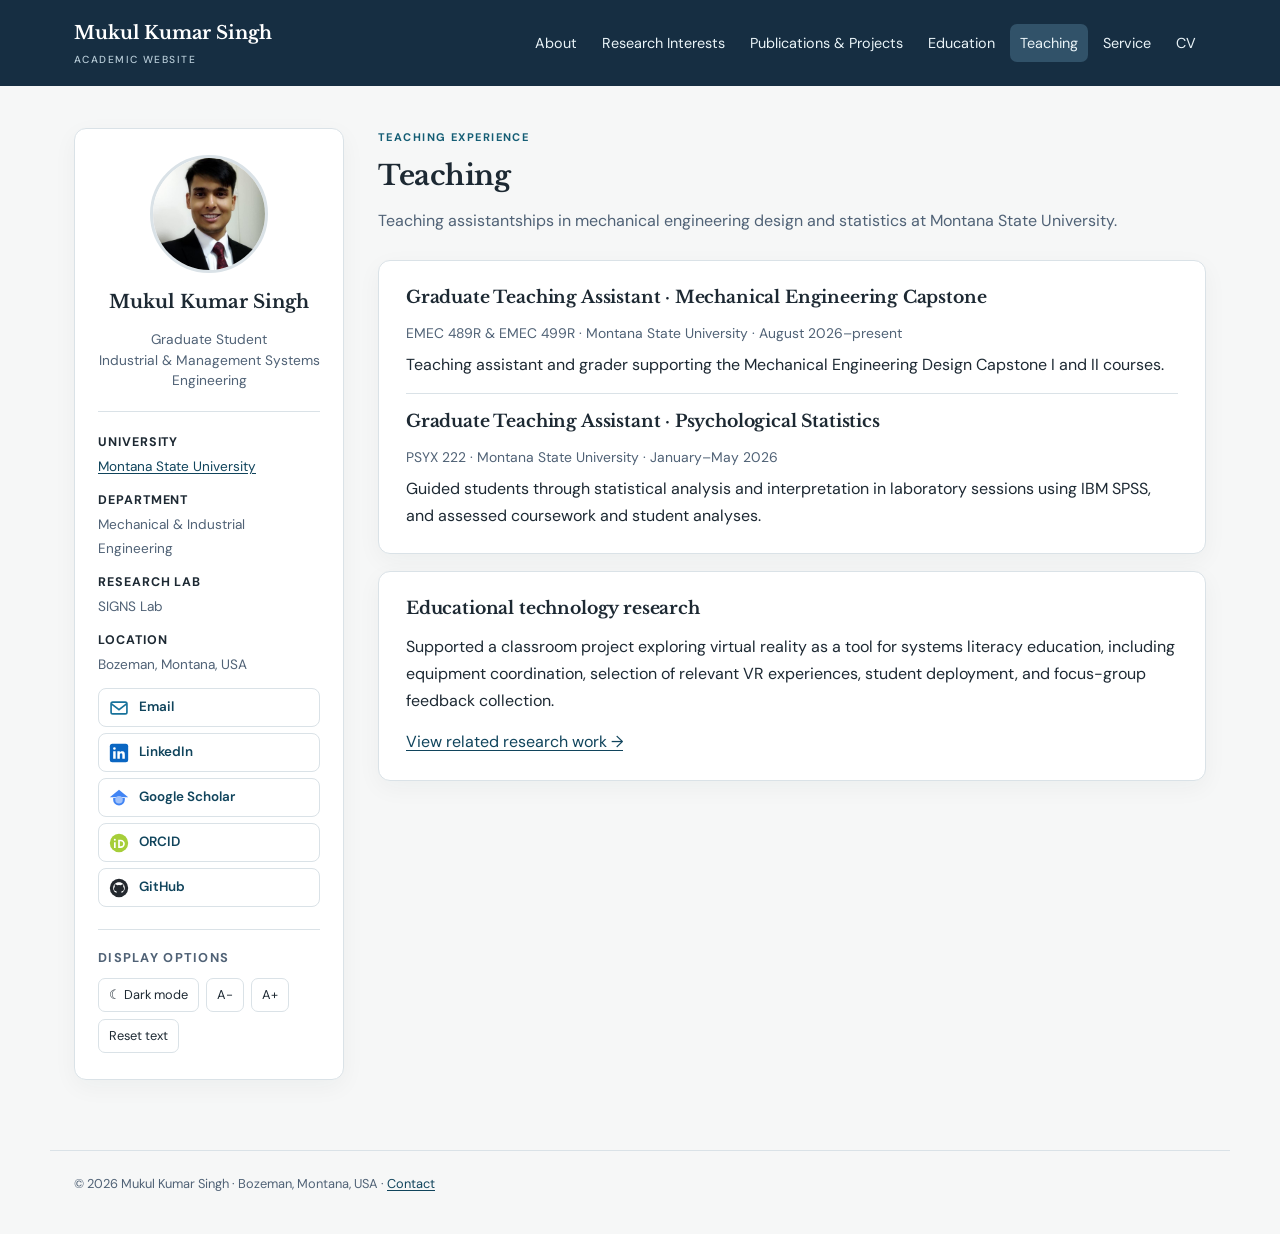
<file: teaching.html>
<!DOCTYPE html>
<html lang="en"><head><meta charset="utf-8"/><meta content="width=device-width, initial-scale=1" name="viewport"/><meta content="Teaching experience and academic instructional activities" name="description"/><meta content="light dark" name="color-scheme"/><title>Teaching | Mukul Kumar Singh</title><link href="style.css" rel="stylesheet"/><script>try{const t=localStorage.getItem('academic-theme');if(t==='dark'||t==='light')document.documentElement.dataset.theme=t}catch(e){}</script><script defer="" src="site.js"></script></head><body><a class="skip" href="#main">Skip to main content</a><header class="site-head"><div class="head-in"><a class="brand" href="index.html">Mukul Kumar Singh<small>Academic Website</small></a><nav aria-label="Main navigation" class="top-nav"><a href="index.html">About</a><a href="research.html">Research Interests</a><a href="publications.html">Publications &amp; Projects</a><a href="education.html">Education</a><a aria-current="page" href="teaching.html">Teaching</a><a href="service.html">Service</a><a href="cv.html">CV</a></nav></div></header><div class="layout"><aside aria-label="Profile and accessibility settings" class="profile"><img alt="Portrait of Mukul Kumar Singh" class="avatar" onerror="this.style.display='none';document.getElementById('avatar-fallback').style.display='grid'" src="profile.jpg"/><div aria-hidden="true" class="avatar-fallback" id="avatar-fallback">MS</div><h2>Mukul Kumar Singh</h2><p class="role">Graduate Student<br/>Industrial &amp; Management Systems Engineering</p><hr class="side-divider"/><p class="fact"><strong>University</strong><a href="https://www.montana.edu/">Montana State University</a></p><p class="fact"><strong>Department</strong>Mechanical &amp; Industrial Engineering</p><p class="fact"><strong>Research lab</strong>SIGNS Lab</p><p class="fact"><strong>Location</strong>Bozeman, Montana, USA</p><ul aria-label="Contact and research profiles" class="profile-links"><li><a href="mailto:mukulnoida@gmail.com"><img alt="" aria-hidden="true" height="20" src="icons/mail.svg" width="20"/><span>Email</span></a></li><li><a href="https://www.linkedin.com/in/mukulnoida/" rel="noopener noreferrer" target="_blank"><img alt="" aria-hidden="true" height="20" src="icons/linkedin.svg" width="20"/><span>LinkedIn</span></a></li><li><a href="https://scholar.google.com/citations?user=1E6UcasAAAAJ" rel="noopener noreferrer" target="_blank"><img alt="" aria-hidden="true" height="20" src="icons/googlescholar.svg" width="20"/><span>Google Scholar</span></a></li><li><a href="https://orcid.org/0009-0001-5948-5191" rel="noopener noreferrer" target="_blank"><img alt="" aria-hidden="true" height="20" src="icons/orcid.svg" width="20"/><span>ORCID</span></a></li><li><a href="https://github.com/mukulnoida" rel="noopener noreferrer" target="_blank"><img alt="" aria-hidden="true" height="20" src="icons/github.svg" width="20"/><span>GitHub</span></a></li></ul><div aria-label="Display preferences" class="accessibility"><h3>Display options</h3><div class="controls"><button id="theme-toggle" type="button">☾ Dark mode</button><button aria-label="Decrease text size" id="text-minus" type="button">A−</button><button aria-label="Increase text size" id="text-plus" type="button">A+</button><button id="text-reset" type="button">Reset text</button></div></div></aside><main id="main" tabindex="-1"><p class="eyebrow">Teaching experience</p><h1 class="page-title">Teaching</h1><p class="lead">Teaching assistantships in mechanical engineering design and statistics at Montana State University.</p><section class="panel"><div class="item"><h2>Graduate Teaching Assistant · Mechanical Engineering Capstone</h2><p class="meta">EMEC 489R &amp; EMEC 499R · Montana State University · August 2026–present</p><p>Teaching assistant and grader supporting the Mechanical Engineering Design Capstone I and II courses.</p></div><div class="item"><h2>Graduate Teaching Assistant · Psychological Statistics</h2><p class="meta">PSYX 222 · Montana State University · January–May 2026</p><p>Guided students through statistical analysis and interpretation in laboratory sessions using IBM SPSS, and assessed coursework and student analyses.</p></div></section><section class="panel"><h2>Educational technology research</h2><p>Supported a classroom project exploring virtual reality as a tool for systems literacy education, including equipment coordination, selection of relevant VR experiences, student deployment, and focus-group feedback collection.</p><p><a href="publications.html">View related research work →</a></p></section></main></div><footer><p>© 2026 Mukul Kumar Singh · Bozeman, Montana, USA · <a href="mailto:mukulnoida@gmail.com">Contact</a></p></footer></body></html>
</file>
<file: style.css>
@import url('https://fonts.googleapis.com/css2?family=DM+Sans:wght@400;500;600;700&family=Libre+Baskerville:wght@400;700&display=swap');
:root{color-scheme:light;--bg:#f6f7f7;--paper:#fff;--ink:#1d2933;--muted:#506276;--line:#dae2e7;--accent:#155e75;--accentstrong:#10445c;--soft:#eaf3f6;--nav:#162e42;--focus:#db7f24;--shadow:0 7px 24px rgba(19,41,53,.045);font-size:16px}
:root[data-theme=dark]{color-scheme:dark;--bg:#0e1822;--paper:#192735;--ink:#ecf3f6;--muted:#b7c8d4;--line:#3a4a5b;--accent:#8ccee1;--accentstrong:#b6e9f7;--soft:#233c4b;--nav:#142534;--focus:#fbb960;--shadow:none}
*{box-sizing:border-box}html{scroll-behavior:smooth}body{margin:0;background:var(--bg);color:var(--ink);font-family:'DM Sans',Arial,sans-serif;line-height:1.7}a{color:var(--accentstrong);text-underline-offset:.16em}a:hover{text-decoration-thickness:2px}a:focus-visible,button:focus-visible{outline:3px solid var(--focus);outline-offset:4px}button{font:inherit;cursor:pointer}.skip{position:absolute;left:16px;top:-100px;background:var(--paper);padding:10px 15px;z-index:100}.skip:focus{top:12px}.site-head{background:var(--nav);color:#f5faff}.head-in{max-width:1180px;margin:auto;padding:18px 24px;display:flex;align-items:center;justify-content:space-between;gap:22px;flex-wrap:wrap}.brand{font-family:'Libre Baskerville',Georgia,serif;font-size:1.14rem;color:#fff;text-decoration:none;font-weight:700}.brand small{display:block;font-size:.64rem;font-family:'DM Sans',sans-serif;font-weight:500;letter-spacing:.14em;text-transform:uppercase;color:#b7cbd7;margin-top:2px}.top-nav{display:flex;gap:5px;flex-wrap:wrap}.top-nav a{color:#eaf4f8;text-decoration:none;padding:7px 10px;border-radius:7px;font-size:.9rem}.top-nav a:hover,.top-nav a[aria-current=page]{background:#315269}.layout{max-width:1180px;padding:42px 24px 70px;margin:0 auto;display:grid;grid-template-columns:270px minmax(0,1fr);gap:34px}.profile,.panel{background:var(--paper);border:1px solid var(--line);border-radius:12px;box-shadow:var(--shadow)}.profile{padding:26px 23px;align-self:start;position:sticky;top:20px}.avatar{width:118px;height:118px;border-radius:50%;border:3px solid var(--line);object-fit:cover;display:block;margin:0 auto 17px;background:var(--soft)}.avatar-fallback{width:118px;height:118px;border-radius:50%;display:none;place-items:center;margin:0 auto 17px;background:var(--soft);color:var(--accentstrong);font-family:Georgia,serif;font-size:2.4rem}.profile h2{font-family:'Libre Baskerville',Georgia,serif;font-size:1.15rem;line-height:1.35;margin:0 0 7px;text-align:center}.role{text-align:center;font-size:.86rem;color:var(--muted);line-height:1.5}.side-divider{border:0;border-top:1px solid var(--line);margin:20px 0}.fact{font-size:.85rem;margin:0 0 12px;color:var(--muted)}.fact strong{display:block;color:var(--ink);font-size:.78rem;text-transform:uppercase;letter-spacing:.075em;margin-bottom:2px}.profile-links{display:flex;flex-wrap:wrap;gap:7px}.profile-links a{display:inline-block;border:1px solid var(--line);border-radius:6px;padding:5px 9px;font-size:.78rem;text-decoration:none}.profile-links a:hover{background:var(--soft)}.accessibility{margin-top:22px;border-top:1px solid var(--line);padding-top:17px}.accessibility h3{font-size:.8rem;text-transform:uppercase;letter-spacing:.1em;margin:0 0 9px;color:var(--muted)}.controls{display:flex;gap:7px;flex-wrap:wrap}.controls button{border:1px solid var(--line);background:var(--paper);color:var(--ink);border-radius:7px;padding:5px 10px;font-size:.8rem}.controls button:hover{background:var(--soft)}main{min-width:0}.eyebrow{font-weight:700;letter-spacing:.13em;text-transform:uppercase;color:var(--accent);font-size:.73rem;margin:0 0 11px}.page-title{font-family:'Libre Baskerville',Georgia,serif;font-size:clamp(1.85rem,3.2vw,2.55rem);line-height:1.25;letter-spacing:-.035em;margin:0 0 14px}.lead{font-size:1.04rem;max-width:73ch;color:var(--muted);margin:0 0 25px}.panel{padding:27px 30px;margin:0 0 20px}.panel h2{font-family:'Libre Baskerville',Georgia,serif;letter-spacing:-.015em;font-size:1.23rem;margin:0 0 12px}.panel h3{font-size:1rem;margin:17px 0 5px}.panel p{margin:0 0 14px}.panel p:last-child{margin-bottom:0}.panel ul{margin:9px 0 0;padding-left:22px}.panel li{padding:3px 0}.tag-wrap{display:flex;flex-wrap:wrap;gap:8px;margin-top:14px}.tag{padding:5px 11px;border:1px solid var(--line);border-radius:100px;font-size:.8rem;background:var(--soft);color:var(--ink)}.two-col{display:grid;grid-template-columns:1fr 1fr;gap:15px}.mini{background:var(--soft);padding:18px;border-radius:8px}.mini h3{margin:0 0 7px;font-size:.94rem}.mini p{font-size:.88rem;margin:0;color:var(--muted)}.item{padding:15px 0;border-bottom:1px solid var(--line)}.item:first-of-type{padding-top:0}.item:last-child{border-bottom:0;padding-bottom:0}.item h3{margin:0 0 2px}.item .meta{font-size:.87rem;color:var(--muted);margin-bottom:5px}.action{display:inline-block;border-radius:7px;padding:10px 17px;background:var(--accentstrong);color:var(--bg);text-decoration:none;font-weight:700;font-size:.88rem}.action:hover{filter:brightness(1.12)}.note{font-size:.9rem;color:var(--muted)}footer{border-top:1px solid var(--line);max-width:1180px;margin:auto;padding:22px 24px 40px;color:var(--muted);font-size:.8rem}footer p{margin:0} @media(max-width:850px){.layout{grid-template-columns:1fr;padding-top:25px;gap:20px}.profile{position:static}.two-col{grid-template-columns:1fr}.head-in{align-items:start}.top-nav a{padding:6px 7px}}@media(max-width:480px){.panel{padding:21px 19px}.layout{padding-left:15px;padding-right:15px}.brand{font-size:1rem}}@media(prefers-reduced-motion:reduce){html{scroll-behavior:auto}*{transition:none!important;animation:none!important}}
/* 2026 academic typography refinement: quieter, more balanced headings */
.page-title{font-size:clamp(1.55rem,2.15vw,1.95rem);line-height:1.3;letter-spacing:-.018em;margin-bottom:13px}
.lead{font-size:1rem;line-height:1.75}
.panel h2{font-size:1.08rem;line-height:1.45;letter-spacing:-.01em}
.panel h3{font-size:.96rem;line-height:1.5}
.panel{padding:24px 27px;margin-bottom:17px}
.eyebrow{font-size:.69rem}
@media(max-width:480px){.page-title{font-size:1.5rem}.panel{padding:20px 18px}}

.tags { display:flex; flex-wrap:wrap; gap: .5rem; margin-top: 1rem; }
.tags span { border: 1px solid var(--border, #ccd5df); border-radius: 999px; padding: .18rem .68rem; font-size:.82em; }

/* Accessible icon-labeled profile links, displayed as a vertical list. */
.profile-links{display:grid;gap:6px;list-style:none;padding:0;margin:10px 0 0}
.profile-links li{margin:0;padding:0}
.profile-links a{display:flex;align-items:center;gap:10px;min-height:39px;border:1px solid var(--line);border-radius:8px;padding:7px 10px;font-size:.84rem;font-weight:600;text-decoration:none;background:var(--paper)}
.profile-links a:hover{background:var(--soft)}
.profile-links img{display:block;width:20px;height:20px;flex:none}
.cv-actions{display:flex;flex-wrap:wrap;gap:10px;margin-top:15px}
.action.secondary{background:var(--soft);color:var(--accentstrong);border:1px solid var(--line)}
.tags span{border-color:var(--line);background:var(--soft);color:var(--ink)}
</file>
